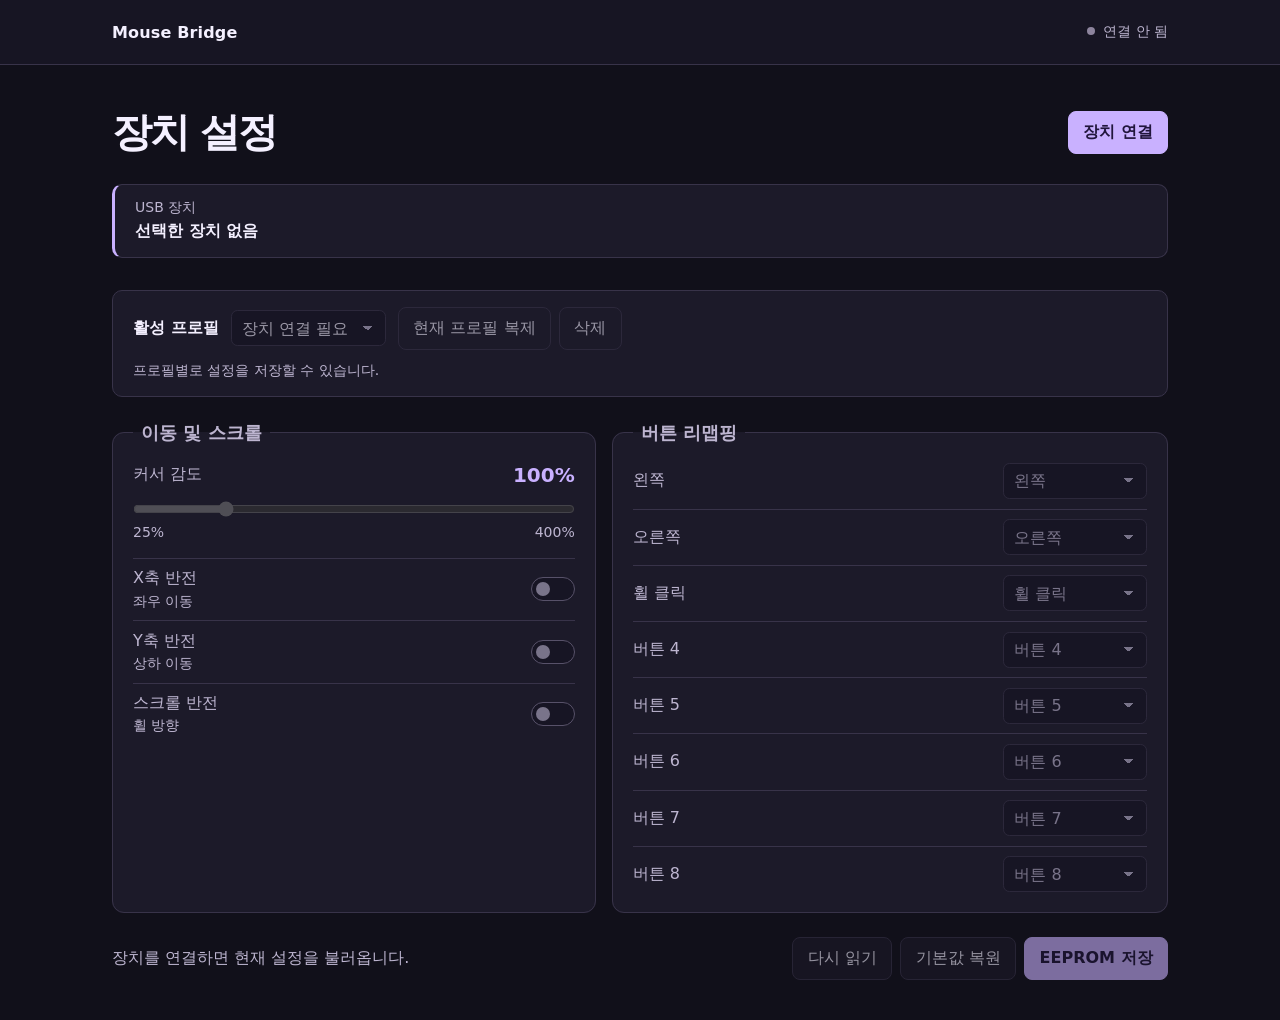
<file: web/index.html>
<!doctype html>
<html lang="ko">
<head>
  <meta charset="utf-8">
  <meta name="viewport" content="width=device-width, initial-scale=1">
  <meta name="color-scheme" content="dark">
  <title>Mouse Bridge · 장치 설정</title>
  <link rel="stylesheet" href="style.css">
  <script type="module" src="app.js"></script>
</head>
<body>
  <header class="topbar">
    <div class="shell topbar-inner">
      <span class="brand">Mouse Bridge</span>
      <span id="connection" class="connection">연결 안 됨</span>
    </div>
  </header>
  <main class="shell">
    <div class="intro">
      <h1>장치 설정</h1>
      <button id="connect" class="primary" type="button" disabled>장치 연결</button>
    </div>

    <section class="device" aria-label="연결 장치">
      <div>
        <p class="subtle">USB 장치</p>
        <p id="device-name" class="device-name">선택한 장치 없음</p>
      </div>
      <span id="device-id" class="device-id" hidden></span>
    </section>

    <section class="profiles" aria-label="프로필 관리">
      <label for="profile">활성 프로필</label>
      <select id="profile" aria-describedby="profile-note" disabled><option>장치 연결 필요</option></select>
      <div class="buttons">
        <button id="create-profile" type="button" disabled>현재 프로필 복제</button>
        <button id="delete-profile" type="button" disabled>삭제</button>
      </div>
      <p id="profile-note" class="subtle">프로필별로 설정을 저장할 수 있습니다.</p>
    </section>

    <form id="settings" class="layout" autocomplete="off">
      <fieldset id="motion" class="panel motion" disabled>
        <legend>이동 및 스크롤</legend>
        <div class="sensitivity">
          <div class="sensitivity-label">
            <label for="sensitivity">커서 감도</label>
            <output id="sensitivity-value" for="sensitivity">100%</output>
          </div>
          <input id="sensitivity" type="range" min="25" max="400" step="1" value="100">
          <div class="range-labels" aria-hidden="true"><span>25%</span><span>400%</span></div>
        </div>
        <label class="switch-row">
          <span>X축 반전 <small>좌우 이동</small></span>
          <input id="invert-x" type="checkbox" role="switch">
        </label>
        <label class="switch-row">
          <span>Y축 반전 <small>상하 이동</small></span>
          <input id="invert-y" type="checkbox" role="switch">
        </label>
        <label class="switch-row">
          <span>스크롤 반전 <small>휠 방향</small></span>
          <input id="invert-scroll" type="checkbox" role="switch">
        </label>
      </fieldset>

      <fieldset id="mapping" class="panel" disabled>
        <legend>버튼 리맵핑</legend>
        <div id="button-mappings" class="mappings"></div>
      </fieldset>
    </form>

    <footer class="actions">
      <p id="status" role="status">장치를 연결하면 현재 설정을 불러옵니다.</p>
      <div class="buttons">
        <button id="read" type="button" disabled>다시 읽기</button>
        <button id="defaults" type="button" disabled>기본값 복원</button>
        <button id="save" class="primary" type="button" disabled>EEPROM 저장</button>
      </div>
    </footer>
  </main>
</body>
</html>
</file>
<file: web/style.css>
:root {
  color-scheme: dark;
  font-family: "Segoe UI", "Malgun Gothic", system-ui, sans-serif;
  background: #11101a;
  color: #f4f0ff;
  --surface: #1c1a29;
  --input: #151321;
  --border: #383349;
  --muted: #bdb5d0;
  --accent: #c9b1ff;
  --accent-text: #21163c;
  --error: #ffafba;
}

*, *::before, *::after { box-sizing: border-box; }
body { margin: 0; min-height: 100vh; }
p, h1 { margin: 0; }
button, input, select { font: inherit; }

.shell { width: min(100% - 3rem, 66rem); margin-inline: auto; }
.topbar { background: #171523; border-bottom: 1px solid var(--border); }
.topbar-inner { min-height: 4rem; }
.topbar-inner, .intro, .device, .actions, .buttons, .switch-row, .sensitivity-label, .range-labels, .map-row {
  display: flex;
  align-items: center;
  justify-content: space-between;
  gap: 1rem;
}

.brand { font-weight: 650; letter-spacing: .01em; }
.connection { font-size: .875rem; color: var(--muted); white-space: nowrap; }
.connection::before {
  content: "";
  display: inline-block;
  width: .5rem;
  height: .5rem;
  margin-inline-end: .5rem;
  border-radius: 50%;
  background: #8d849d;
  vertical-align: .1em;
}
.connection.online::before { background: #8de4b9; }

main { padding-block: 2.5rem; }
.intro { margin-bottom: 1.5rem; }
h1 { font-size: clamp(1.75rem, 4vw, 2.5rem); font-weight: 680; letter-spacing: -.05em; }

.device {
  padding: .9rem 1.25rem;
  border: 1px solid var(--border);
  border-left: 3px solid var(--accent);
  border-radius: .625rem;
  background: var(--surface);
  margin-bottom: 2rem;
  flex-wrap: wrap;
}
.subtle { color: var(--muted); font-size: .875rem; margin-bottom: .25rem; }
.device-name { overflow-wrap: anywhere; font-weight: 600; }
.device-id { color: var(--muted); font: .875rem ui-monospace, Consolas, monospace; }

.profiles {
  display: flex;
  align-items: center;
  flex-wrap: wrap;
  gap: .75rem;
  padding: 1rem 1.25rem;
  margin-bottom: 1.5rem;
  border: 1px solid var(--border);
  border-radius: .625rem;
  background: var(--surface);
}
.profiles > label { font-weight: 650; }
.profiles > .subtle { flex-basis: 100%; margin-bottom: 0; }
.profiles select { max-width: 100%; }

.layout { display: grid; grid-template-columns: minmax(0, 1fr) minmax(0, 1.15fr); gap: 1rem; align-items: stretch; }
.panel {
  min-inline-size: 0;
  margin: 0;
  padding: .875rem 1.25rem 1.25rem;
  border: 1px solid var(--border);
  border-radius: .75rem;
  background: var(--surface);
}
.panel legend { padding-inline: .5rem; font-size: 1.125rem; font-weight: 650; }
.panel:disabled { color: var(--muted); }
.sensitivity { padding-block: .25rem 1.125rem; }
.sensitivity-label output {
  color: var(--accent);
  font-size: 1.25rem;
  font-weight: 700;
  font-variant-numeric: tabular-nums;
}
.sensitivity input { width: 100%; margin: .9rem 0 .4rem; accent-color: var(--accent); }
.range-labels { color: var(--muted); font-size: .875rem; }

.switch-row, .map-row { padding-block: .6rem; border-top: 1px solid var(--border); }
.switch-row { min-height: 3.75rem; }
.switch-row small { display: block; margin-top: .2rem; color: var(--muted); font-size: .875rem; }
.switch-row input {
  appearance: none;
  flex: 0 0 2.75rem;
  height: 1.5rem;
  margin: 0;
  border: 1px solid #837a98;
  border-radius: 1rem;
  background: var(--input);
  position: relative;
}
.switch-row input::after {
  content: "";
  position: absolute;
  top: .25rem;
  left: .25rem;
  width: .875rem;
  height: .875rem;
  border-radius: 50%;
  background: var(--muted);
}
.switch-row input:checked { background: var(--accent); border-color: var(--accent); }
.switch-row input:checked::after { left: 1.5rem; background: var(--accent-text); }

.map-row:first-child { border: 0; padding-top: .25rem; }
.map-row:last-child { padding-bottom: 0; }
select {
  appearance: none;
  position: relative;
  min-width: 9rem;
  max-width: 60%;
  min-height: 2.25rem;
  padding: .3rem 2.25rem .3rem .65rem;
  border: 1px solid var(--border);
  border-radius: .4rem;
  color: inherit;
  background: linear-gradient(45deg, transparent 50%, var(--muted) 50%) right 1.06rem center / .31rem .31rem no-repeat,
              linear-gradient(-45deg, transparent 50%, var(--muted) 50%) right .75rem center / .31rem .31rem no-repeat,
              var(--input);
}

.actions { margin-top: 1.5rem; flex-wrap: wrap; }
.actions p { flex: 1 1 15rem; color: var(--muted); line-height: 1.55; }
.actions p.error { color: var(--error); }
.buttons { flex-wrap: wrap; justify-content: flex-start; gap: .5rem; }
button {
  min-height: 2.7rem;
  padding: .5rem .9rem;
  border: 1px solid var(--border);
  border-radius: .5rem;
  color: inherit;
  background: var(--surface);
  white-space: nowrap;
}
button.primary { background: var(--accent); color: var(--accent-text); border-color: var(--accent); font-weight: 650; }
button:hover:not(:disabled) { border-color: var(--accent); filter: brightness(1.1); }
button:disabled, select:disabled, input:disabled { opacity: .58; }
button:not(:disabled), select:not(:disabled), input:not(:disabled) { cursor: pointer; }
:focus-visible { outline: 2px solid var(--accent); outline-offset: 3px; }

@media (max-width: 44rem) {
  .shell { width: calc(100% - 2rem); }
  main { padding-block: 1.5rem; }
  .layout { grid-template-columns: 1fr; }
}

@media (forced-colors: active) {
  .switch-row input, select { appearance: auto; }
  .switch-row input::after, .connection::before { content: none; }
}
</file>
